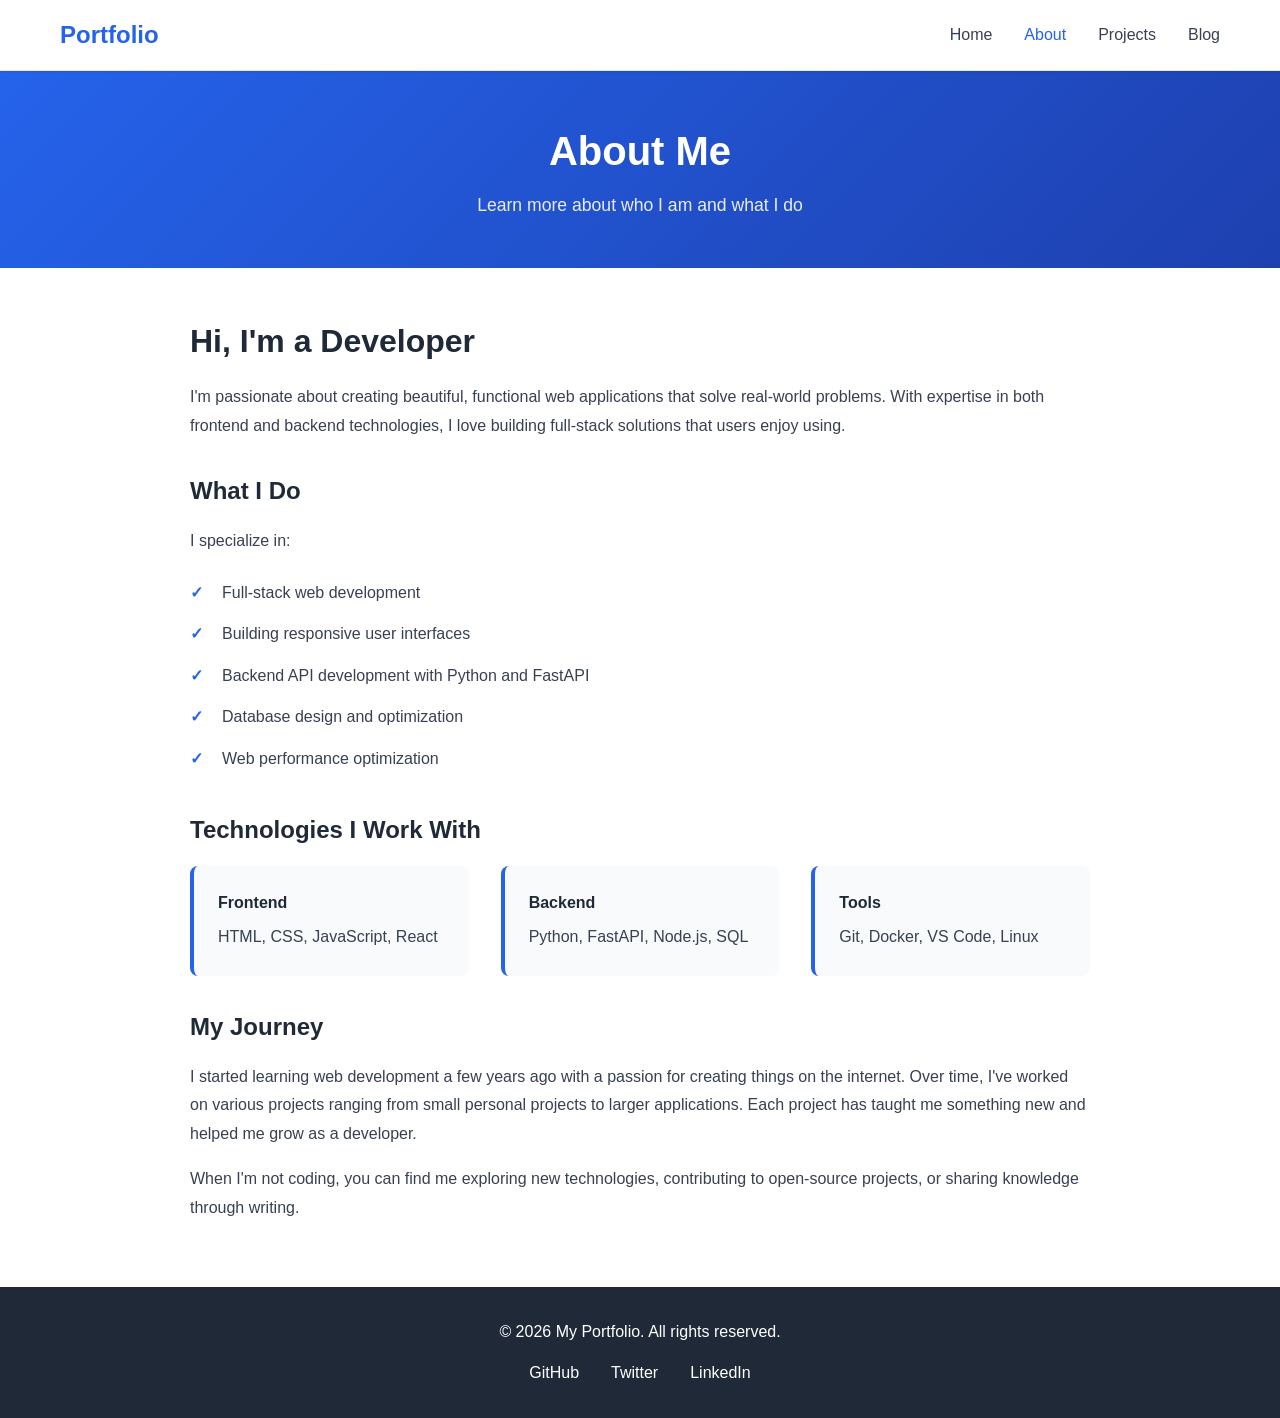
<file: templates/about.html>
<!DOCTYPE html>
<html lang="en">
<head>
    <meta charset="UTF-8">
    <meta name="viewport" content="width=device-width, initial-scale=1.0">
    <title>About - Portfolio</title>
    <link rel="stylesheet" href="/static/css/style.css">
</head>
<body>
    <!-- Navigation -->
    <nav class="navbar">
        <div class="container">
            <div class="logo">Portfolio</div>
            <ul class="nav-links">
                <li><a href="/">Home</a></li>
                <li><a href="/about" class="active">About</a></li>
                <li><a href="/projects">Projects</a></li>
                <li><a href="/blog">Blog</a></li>
            </ul>
        </div>
    </nav>

    <!-- Page Header -->
    <section class="page-header">
        <div class="container">
            <h1>About Me</h1>
            <p>Learn more about who I am and what I do</p>
        </div>
    </section>

    <!-- About Content -->
    <section class="about-section">
        <div class="container">
            <div class="about-content">
                <div class="about-text">
                    <h2>Hi, I'm a Developer</h2>
                    <p>I'm passionate about creating beautiful, functional web applications that solve real-world problems. With expertise in both frontend and backend technologies, I love building full-stack solutions that users enjoy using.</p>
                    
                    <h3>What I Do</h3>
                    <p>I specialize in:</p>
                    <ul class="skills-list">
                        <li>Full-stack web development</li>
                        <li>Building responsive user interfaces</li>
                        <li>Backend API development with Python and FastAPI</li>
                        <li>Database design and optimization</li>
                        <li>Web performance optimization</li>
                    </ul>

                    <h3>Technologies I Work With</h3>
                    <div class="tech-grid">
                        <div class="tech-item">
                            <h4>Frontend</h4>
                            <p>HTML, CSS, JavaScript, React</p>
                        </div>
                        <div class="tech-item">
                            <h4>Backend</h4>
                            <p>Python, FastAPI, Node.js, SQL</p>
                        </div>
                        <div class="tech-item">
                            <h4>Tools</h4>
                            <p>Git, Docker, VS Code, Linux</p>
                        </div>
                    </div>

                    <h3>My Journey</h3>
                    <p>I started learning web development a few years ago with a passion for creating things on the internet. Over time, I've worked on various projects ranging from small personal projects to larger applications. Each project has taught me something new and helped me grow as a developer.</p>

                    <p>When I'm not coding, you can find me exploring new technologies, contributing to open-source projects, or sharing knowledge through writing.</p>
                </div>
            </div>
        </div>
    </section>

    <!-- Footer -->
    <footer class="footer">
        <div class="container">
            <p>&copy; 2026 My Portfolio. All rights reserved.</p>
            <div class="social-links">
                <a href="https://github.com/The90sInc">GitHub</a>
                <a href="https://x.com/The90sInc">Twitter</a>
                <a href="https://www.linkedin.com/in/emmanuelokunlola/">LinkedIn</a>
            </div>
        </div>
    </footer>
</body>
</html>
</file>
<file: static/css/style.css>
:root {
    --primary-color: #2563eb;
    --secondary-color: #1e40af;
    --dark-color: #1f2937;
    --light-color: #f9fafb;
    --border-color: #e5e7eb;
    --text-color: #374151;
    --light-text: #6b7280;
    --white: #ffffff;
    --radius: 8px;
    --shadow: 0 1px 3px rgba(0, 0, 0, 0.1);
    --shadow-lg: 0 10px 25px rgba(0, 0, 0, 0.1);
}

* {
    margin: 0;
    padding: 0;
    box-sizing: border-box;
}

html {
    scroll-behavior: smooth;
}

body {
    font-family: -apple-system, BlinkMacSystemFont, 'Segoe UI', Roboto, Oxygen, Ubuntu, Cantarell, sans-serif;
    color: var(--text-color);
    background-color: var(--white);
    line-height: 1.6;
}

.container {
    max-width: 1200px;
    margin: 0 auto;
    padding: 0 20px;
}

/* Navigation */
.navbar {
    background-color: var(--white);
    border-bottom: 1px solid var(--border-color);
    position: sticky;
    top: 0;
    z-index: 100;
    box-shadow: var(--shadow);
}

.navbar .container {
    display: flex;
    justify-content: space-between;
    align-items: center;
    padding: 1rem 20px;
}

.logo {
    font-size: 1.5rem;
    font-weight: 700;
    color: var(--primary-color);
}

.nav-links {
    display: flex;
    list-style: none;
    gap: 2rem;
}

.nav-links a {
    text-decoration: none;
    color: var(--text-color);
    font-weight: 500;
    transition: color 0.3s ease;
}

.nav-links a:hover,
.nav-links a.active {
    color: var(--primary-color);
}

/* Hero Section */
.hero {
    background: linear-gradient(135deg, var(--primary-color) 0%, var(--secondary-color) 100%);
    color: var(--white);
    padding: 6rem 20px;
    text-align: center;
}

.hero-content h1 {
    font-size: 3.5rem;
    margin-bottom: 1rem;
    font-weight: 800;
}

.hero-content p {
    font-size: 1.25rem;
    margin-bottom: 2rem;
    opacity: 0.95;
}

.cta-buttons {
    display: flex;
    gap: 1rem;
    justify-content: center;
    flex-wrap: wrap;
}

/* Buttons */
.btn {
    display: inline-block;
    padding: 0.75rem 2rem;
    border-radius: var(--radius);
    text-decoration: none;
    font-weight: 600;
    transition: all 0.3s ease;
    border: 2px solid transparent;
    cursor: pointer;
}

.btn-primary {
    background-color: var(--white);
    color: var(--primary-color);
}

.btn-primary:hover {
    transform: translateY(-2px);
    box-shadow: var(--shadow-lg);
}

.btn-secondary {
    background-color: transparent;
    color: var(--white);
    border-color: var(--white);
}

.btn-secondary:hover {
    background-color: var(--white);
    color: var(--primary-color);
    transform: translateY(-2px);
}

.btn-outline {
    background-color: transparent;
    color: var(--primary-color);
    border-color: var(--primary-color);
}

.btn-outline:hover {
    background-color: var(--primary-color);
    color: var(--white);
}

.link-btn {
    display: inline-block;
    padding: 0.5rem 1rem;
    background-color: var(--primary-color);
    color: var(--white);
    text-decoration: none;
    border-radius: var(--radius);
    font-size: 0.9rem;
    transition: all 0.3s ease;
}

.link-btn:hover {
    background-color: var(--secondary-color);
    transform: translateY(-1px);
}

/* Featured Projects & Recent Posts */
.featured-projects,
.recent-posts {
    padding: 4rem 20px;
    background-color: var(--light-color);
}

.featured-projects h2,
.recent-posts h2 {
    font-size: 2rem;
    margin-bottom: 2rem;
    text-align: center;
    color: var(--dark-color);
}

/* Projects Grid */
.projects-grid {
    display: grid;
    grid-template-columns: repeat(auto-fill, minmax(300px, 1fr));
    gap: 2rem;
    margin-bottom: 2rem;
}

.project-card {
    background-color: var(--white);
    border-radius: var(--radius);
    overflow: hidden;
    box-shadow: var(--shadow);
    transition: all 0.3s ease;
}

.project-card:hover {
    transform: translateY(-5px);
    box-shadow: var(--shadow-lg);
}

.project-image {
    height: 200px;
    display: flex;
    align-items: center;
    justify-content: center;
    background-color: #f0f0f0;
}

.project-info {
    padding: 1.5rem;
}

.project-info h3 {
    font-size: 1.25rem;
    margin-bottom: 0.5rem;
    color: var(--dark-color);
}

.project-date {
    color: var(--light-text);
    font-size: 0.9rem;
    margin-bottom: 0.5rem;
}

.project-info p {
    color: var(--text-color);
    margin-bottom: 1rem;
    line-height: 1.5;
}

/* Tech Tags */
.tech-tags {
    display: flex;
    flex-wrap: wrap;
    gap: 0.5rem;
    margin-bottom: 1rem;
}

.tech-tag {
    background-color: #dbeafe;
    color: var(--secondary-color);
    padding: 0.25rem 0.75rem;
    border-radius: 20px;
    font-size: 0.85rem;
    font-weight: 500;
}

/* Project Links */
.project-links {
    display: flex;
    gap: 0.5rem;
}

/* Posts Grid */
.posts-grid {
    display: grid;
    grid-template-columns: repeat(auto-fill, minmax(280px, 1fr));
    gap: 2rem;
    margin-bottom: 2rem;
}

.post-card {
    background-color: var(--white);
    padding: 1.5rem;
    border-radius: var(--radius);
    box-shadow: var(--shadow);
    transition: all 0.3s ease;
    border-left: 4px solid var(--primary-color);
}

.post-card:hover {
    transform: translateY(-5px);
    box-shadow: var(--shadow-lg);
}

.post-card h3 {
    color: var(--dark-color);
    margin-bottom: 0.5rem;
    font-size: 1.1rem;
}

.post-meta {
    color: var(--light-text);
    font-size: 0.9rem;
    margin-bottom: 1rem;
}

.post-tags {
    display: flex;
    flex-wrap: wrap;
    gap: 0.5rem;
    margin-top: 1rem;
}

.tag {
    background-color: #dbeafe;
    color: var(--secondary-color);
    padding: 0.25rem 0.75rem;
    border-radius: 20px;
    font-size: 0.8rem;
    font-weight: 500;
}

/* Stats Section */
.stats {
    padding: 4rem 20px;
    background-color: var(--white);
}

.stats h2 {
    font-size: 2rem;
    text-align: center;
    margin-bottom: 3rem;
    color: var(--dark-color);
}

.stats-grid {
    display: grid;
    grid-template-columns: repeat(auto-fit, minmax(200px, 1fr));
    gap: 2rem;
}

.stat-item {
    text-align: center;
    padding: 2rem;
    background-color: var(--light-color);
    border-radius: var(--radius);
    transition: all 0.3s ease;
}

.stat-item:hover {
    background-color: #dbeafe;
}

.stat-number {
    font-size: 3rem;
    font-weight: 800;
    color: var(--primary-color);
    margin-bottom: 0.5rem;
}

.stat-label {
    color: var(--text-color);
    font-weight: 500;
}

/* View All Button Container */
.view-all {
    text-align: center;
    margin-top: 2rem;
}

/* Page Header */
.page-header {
    background: linear-gradient(135deg, var(--primary-color) 0%, var(--secondary-color) 100%);
    color: var(--white);
    padding: 3rem 20px;
    text-align: center;
}

.page-header h1 {
    font-size: 2.5rem;
    margin-bottom: 0.5rem;
}

.page-header p {
    font-size: 1.1rem;
    opacity: 0.9;
}

/* Projects Section */
.projects-section {
    padding: 3rem 20px;
}

/* Blog Section */
.blog-section {
    padding: 3rem 20px;
}

.blog-posts {
    max-width: 800px;
    margin: 0 auto;
}

.blog-post {
    margin-bottom: 3rem;
    padding-bottom: 2rem;
    border-bottom: 1px solid var(--border-color);
}

.blog-post:last-child {
    border-bottom: none;
}

.post-header h2 {
    color: var(--dark-color);
    margin-bottom: 0.5rem;
    font-size: 1.8rem;
}

.post-date {
    color: var(--light-text);
    font-size: 0.95rem;
}

.post-excerpt {
    margin: 1.5rem 0;
    color: var(--text-color);
    font-size: 1.05rem;
}

.post-content {
    color: var(--text-color);
    line-height: 1.8;
    margin-bottom: 1.5rem;
}

.post-tags {
    display: flex;
    flex-wrap: wrap;
    gap: 0.5rem;
}

.blog-tag {
    background-color: #dbeafe;
    color: var(--secondary-color);
    padding: 0.3rem 0.8rem;
    border-radius: 20px;
    font-size: 0.85rem;
    font-weight: 500;
}

/* About Section */
.about-section {
    padding: 3rem 20px;
}

.about-content {
    max-width: 900px;
    margin: 0 auto;
}

.about-text h2 {
    font-size: 2rem;
    color: var(--dark-color);
    margin-bottom: 1rem;
}

.about-text h3 {
    font-size: 1.5rem;
    color: var(--dark-color);
    margin-top: 2rem;
    margin-bottom: 1rem;
}

.about-text p {
    color: var(--text-color);
    margin-bottom: 1rem;
    line-height: 1.8;
}

.skills-list {
    list-style: none;
    margin-bottom: 1.5rem;
}

.skills-list li {
    padding: 0.5rem 0;
    padding-left: 2rem;
    position: relative;
    color: var(--text-color);
}

.skills-list li:before {
    content: "✓";
    position: absolute;
    left: 0;
    color: var(--primary-color);
    font-weight: bold;
}

.tech-grid {
    display: grid;
    grid-template-columns: repeat(auto-fit, minmax(200px, 1fr));
    gap: 2rem;
    margin-bottom: 2rem;
}

.tech-item {
    background-color: var(--light-color);
    padding: 1.5rem;
    border-radius: var(--radius);
    border-left: 4px solid var(--primary-color);
}

.tech-item h4 {
    color: var(--dark-color);
    margin-bottom: 0.5rem;
}

.tech-item p {
    color: var(--text-color);
    margin: 0;
}

/* Footer */
.footer {
    background-color: var(--dark-color);
    color: var(--white);
    padding: 2rem 20px;
    text-align: center;
}

.footer p {
    margin-bottom: 1rem;
}

.social-links {
    display: flex;
    justify-content: center;
    gap: 2rem;
    margin-top: 1rem;
}

.social-links a {
    color: var(--white);
    text-decoration: none;
    transition: color 0.3s ease;
}

.social-links a:hover {
    color: var(--primary-color);
}

/* Responsive Design */
@media (max-width: 768px) {
    .hero-content h1 {
        font-size: 2.5rem;
    }

    .nav-links {
        gap: 1rem;
        font-size: 0.9rem;
    }

    .projects-grid,
    .posts-grid {
        grid-template-columns: 1fr;
    }

    .cta-buttons {
        flex-direction: column;
    }

    .page-header h1 {
        font-size: 2rem;
    }

    .stats-grid {
        grid-template-columns: 1fr;
    }
}

@media (max-width: 480px) {
    .hero-content h1 {
        font-size: 2rem;
    }

    .hero-content p {
        font-size: 1rem;
    }

    .nav-links {
        gap: 0.5rem;
        font-size: 0.8rem;
    }

    .logo {
        font-size: 1.2rem;
    }
}
</file>
